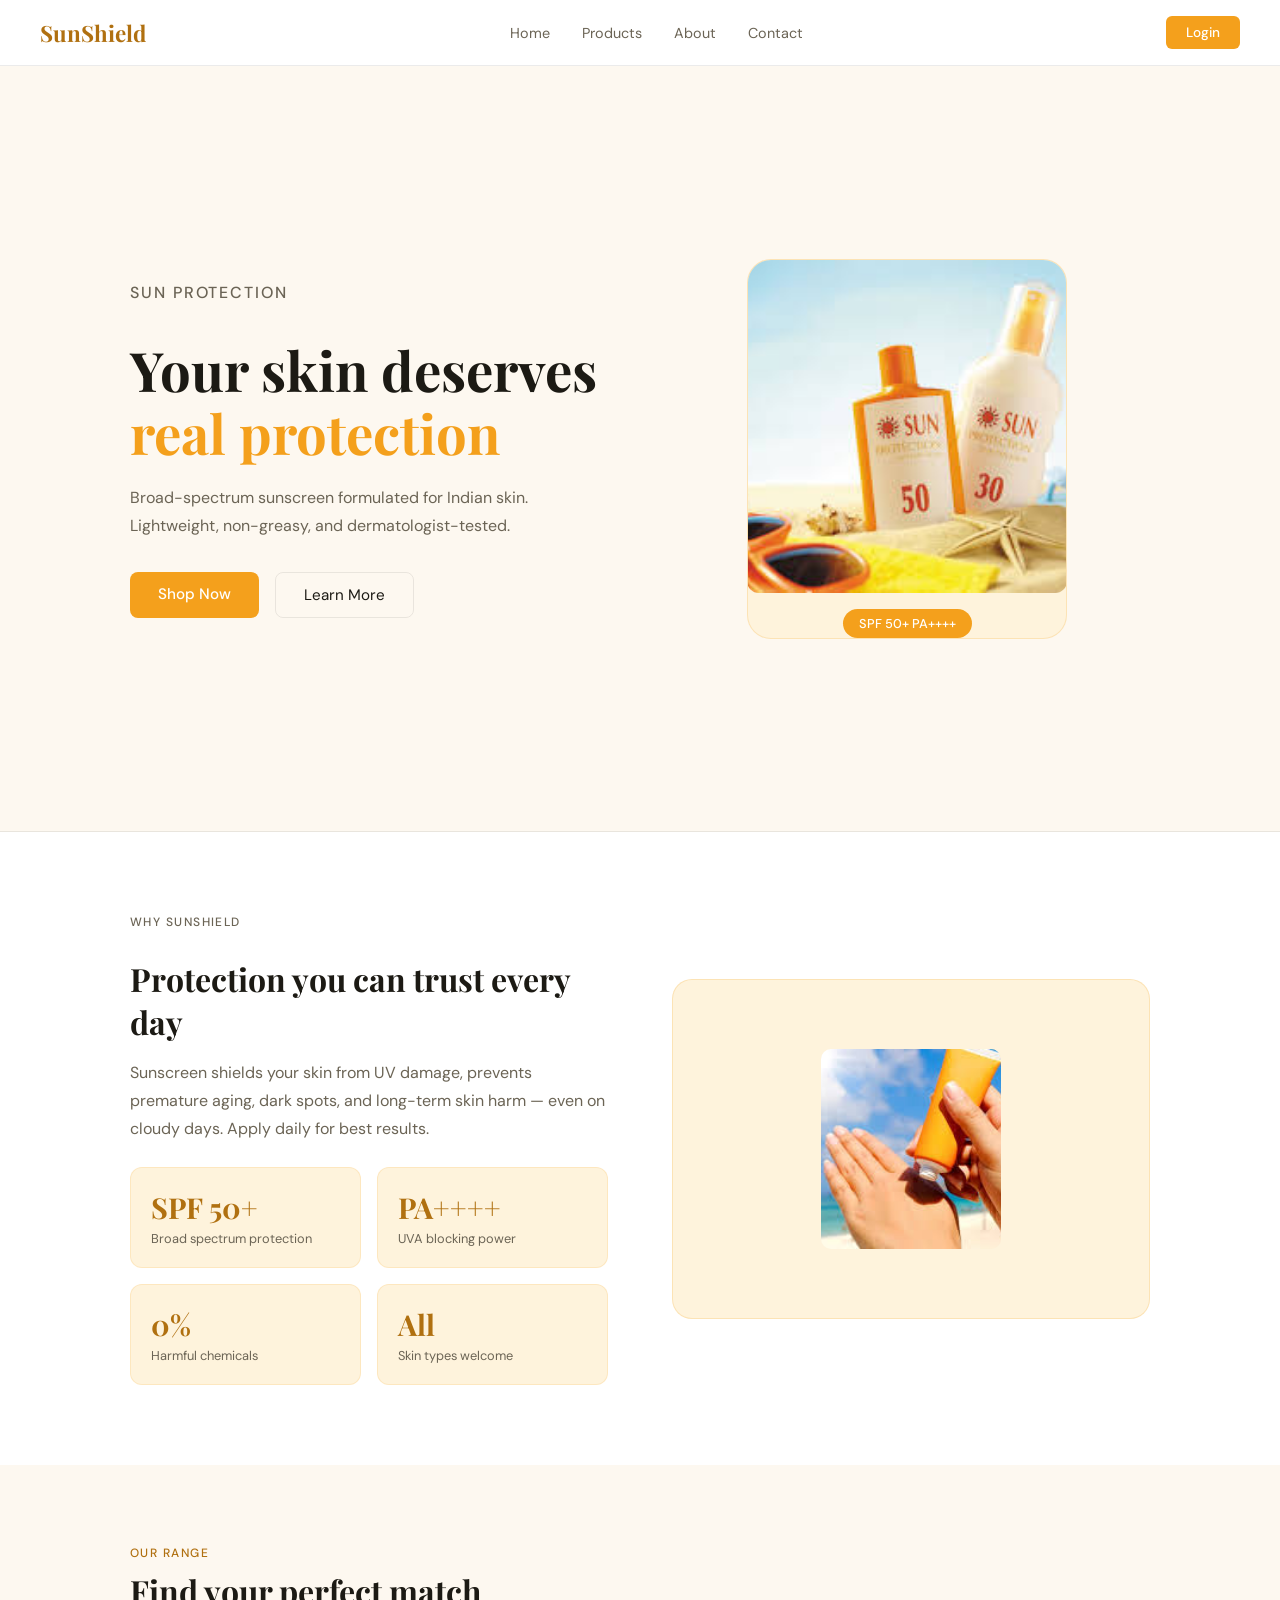
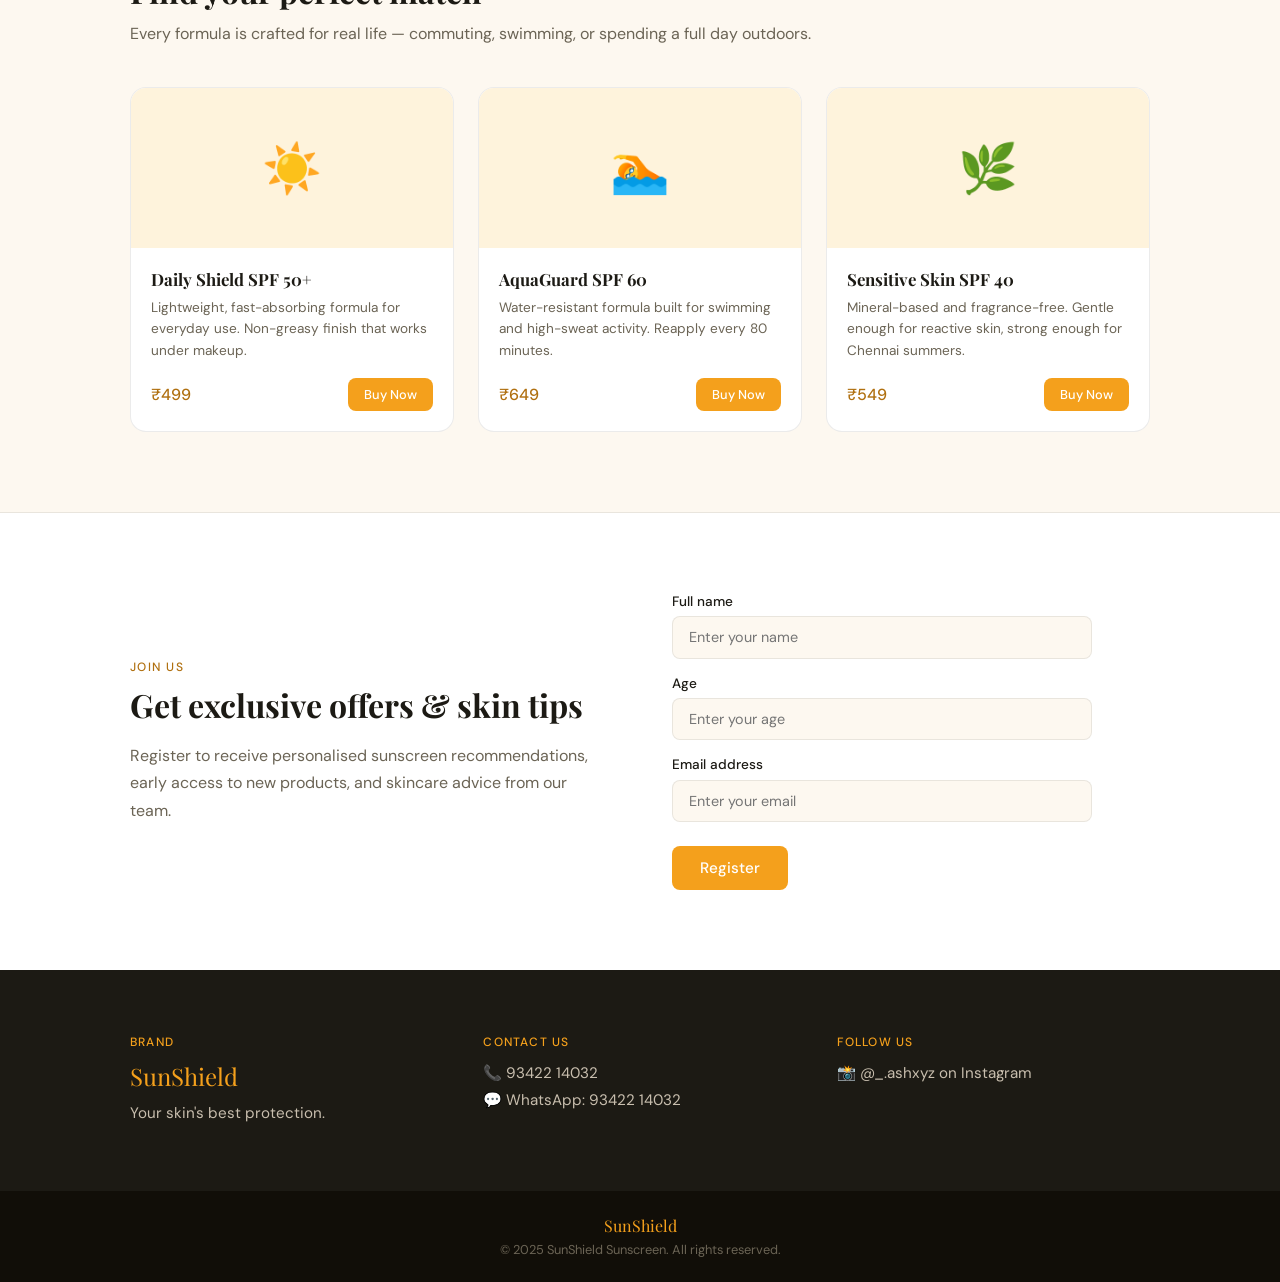
<file: index.html>
<!DOCTYPE html>
<html lang="en">
<head>
<meta charset="UTF-8">
<meta name="viewport" content="width=device-width, initial-scale=1.0">
<title>SunShield Sunscreen</title>
<link href="https://fonts.googleapis.com/css2?family=Playfair+Display:wght@400;700&family=DM+Sans:wght@300;400;500&display=swap" rel="stylesheet">
<style>
  *, *::before, *::after { box-sizing: border-box; margin: 0; padding: 0; }

  :root {
    --sun: #F4A01C;
    --sun-light: #FEF3DC;
    --sun-dark: #B07010;
    --cream: #FDF8F0;
    --text: #1C1A14;
    --text-muted: #6B6455;
    --white: #FFFFFF;
    --border: rgba(0,0,0,0.08);
  }

  body {
    font-family: 'DM Sans', sans-serif;
    background: var(--cream);
    color: var(--text);
  }

  nav {
    display: flex;
    align-items: center;
    justify-content: space-between;
    padding: 1rem 2.5rem;
    background: var(--white);
    border-bottom: 1px solid var(--border);
    position: sticky;
    top: 0;
    z-index: 100;
  }
  .nav-logo {
    font-family: 'Playfair Display', serif;
    font-size: 1.4rem;
    font-weight: 700;
    color: var(--sun-dark);
    text-decoration: none;
  }
  .nav-links { display: flex; gap: 2rem; list-style: none; }
  .nav-links a {
    text-decoration: none;
    font-size: 0.9rem;
    color: var(--text-muted);
    transition: color 0.2s;
  }
  .nav-links a:hover { color: var(--sun-dark); }
  .btn-login {
    background: var(--sun);
    color: var(--white);
    border: none;
    padding: 0.5rem 1.25rem;
    border-radius: 6px;
    font-family: 'DM Sans', sans-serif;
    font-size: 0.85rem;
    font-weight: 500;
    cursor: pointer;
    text-decoration: none;
    transition: background 0.2s;
  }
  .btn-login:hover { background: var(--sun-dark); }

  .hero {
    display: grid;
    grid-template-columns: 1fr 1fr;
    align-items: center;
    min-height: 85vh;
    padding: 4rem 2.5rem;
    gap: 3rem;
    max-width: 1100px;
    margin: 0 auto;
  }
  .hero-text h1 {
    font-family: 'Playfair Display', serif;
    font-size: clamp(2.2rem, 5vw, 3.4rem);
    font-weight: 700;
    line-height: 1.15;
    margin-bottom: 1.25rem;
  }
  .hero-text h1 span { color: var(--sun); }
  .hero-text p {
    font-size: 1rem;
    line-height: 1.75;
    color: var(--text-muted);
    max-width: 420px;
    margin-bottom: 2rem;
  }
  .hero-actions { display: flex; gap: 1rem; flex-wrap: wrap; }
  .btn-primary {
    background: var(--sun);
    color: var(--white);
    padding: 0.75rem 1.75rem;
    border-radius: 8px;
    font-weight: 500;
    font-size: 0.95rem;
    text-decoration: none;
    border: none;
    cursor: pointer;
    font-family: 'DM Sans', sans-serif;
    transition: background 0.2s;
  }
  .btn-primary:hover { background: var(--sun-dark); }
  .btn-secondary {
    background: transparent;
    color: var(--text);
    padding: 0.75rem 1.75rem;
    border-radius: 8px;
    font-size: 0.95rem;
    text-decoration: none;
    border: 1.5px solid var(--border);
    cursor: pointer;
    font-family: 'DM Sans', sans-serif;
    transition: border-color 0.2s;
  }
  .btn-secondary:hover { border-color: var(--sun); color: var(--sun-dark); }
  .hero-image { display: flex; justify-content: center; }
  .hero-img-box {
    width: 320px;
    height: 380px;
    background: var(--sun-light);
    border-radius: 24px;
    display: flex;
    flex-direction: column;
    align-items: center;
    justify-content: center;
    gap: 1rem;
    border: 1px solid rgba(244,160,28,0.2);
    overflow: hidden;
  }
  .hero-img-box img { width: 320px; height: 400px; object-fit: cover; border-radius: 12px; }
  .badge {
    background: var(--sun);
    color: var(--white);
    padding: 0.35rem 1rem;
    border-radius: 20px;
    font-size: 0.8rem;
    font-weight: 500;
  }
  .section-label {
    font-size: 0.75rem;
    font-weight: 500;
    letter-spacing: 0.12em;
    text-transform: uppercase;
    color: var(--sun-dark);
    margin-bottom: 0.5rem;
  }

  .about-section { background: var(--white); }
  .about-inner { max-width: 1100px; margin: 0 auto; padding: 5rem 2.5rem; }
  .two-col { display: grid; grid-template-columns: 1fr 1fr; gap: 4rem; align-items: center; }
  .about-inner h2 {
    font-family: 'Playfair Display', serif;
    font-size: 2rem;
    font-weight: 700;
    margin-bottom: 1rem;
  }
  .about-inner p { color: var(--text-muted); line-height: 1.75; margin-bottom: 1.5rem; }
  .stats-grid { display: grid; grid-template-columns: 1fr 1fr; gap: 1rem; }
  .stat {
    background: var(--sun-light);
    border-radius: 12px;
    padding: 1.25rem;
    border: 1px solid rgba(244,160,28,0.15);
  }
  .stat-num { font-family: 'Playfair Display', serif; font-size: 1.8rem; font-weight: 700; color: var(--sun-dark); }
  .stat-lbl { font-size: 0.8rem; color: var(--text-muted); margin-top: 0.25rem; }
  .img-box {
    width: 100%;
    height: 340px;
    background: var(--sun-light);
    border-radius: 20px;
    display: flex;
    align-items: center;
    justify-content: center;
    border: 1px solid rgba(244,160,28,0.2);
    overflow: hidden;
  }
  .img-box img { width: 180px; height: 200px; object-fit: cover; border-radius: 10px; }

  .products-section { max-width: 1100px; margin: 0 auto; padding: 5rem 2.5rem; }
  .products-section h2 { font-family: 'Playfair Display', serif; font-size: 2rem; font-weight: 700; margin-bottom: 0.5rem; }
  .products-section .sub { color: var(--text-muted); margin-bottom: 2.5rem; line-height: 1.7; }
  .products-grid { display: grid; grid-template-columns: repeat(auto-fit, minmax(240px, 1fr)); gap: 1.5rem; }
  .product-card {
    background: var(--white);
    border-radius: 16px;
    overflow: hidden;
    border: 1px solid var(--border);
    transition: transform 0.2s;
  }
  .product-card:hover { transform: translateY(-4px); }
  .product-img {
    height: 160px;
    background: var(--sun-light);
    display: flex;
    align-items: center;
    justify-content: center;
    font-size: 3rem;
  }
  .product-info { padding: 1.25rem; }
  .product-info h3 { font-family: 'Playfair Display', serif; font-size: 1.05rem; font-weight: 700; margin-bottom: 0.4rem; }
  .product-info p { font-size: 0.85rem; color: var(--text-muted); line-height: 1.6; margin-bottom: 1rem; }
  .product-footer { display: flex; align-items: center; justify-content: space-between; }
  .price { font-weight: 500; color: var(--sun-dark); }

  .register-section { background: var(--white); }
  .register-inner { max-width: 1100px; margin: 0 auto; padding: 5rem 2.5rem; }
  .register-inner h2 { font-family: 'Playfair Display', serif; font-size: 2rem; font-weight: 700; margin-bottom: 1rem; }
  .register-inner .sub { color: var(--text-muted); line-height: 1.7; }
  .reg-form { display: flex; flex-direction: column; gap: 1rem; max-width: 420px; }
  .form-group { display: flex; flex-direction: column; gap: 0.4rem; }
  .form-group label { font-size: 0.85rem; font-weight: 500; }
  .form-group input {
    padding: 0.7rem 1rem;
    border: 1px solid var(--border);
    border-radius: 8px;
    font-family: 'DM Sans', sans-serif;
    font-size: 0.9rem;
    background: var(--cream);
    outline: none;
    transition: border-color 0.2s;
  }
  .form-group input:focus { border-color: var(--sun); }

  .contact-section { background: var(--text); }
  .contact-inner {
    max-width: 1100px;
    margin: 0 auto;
    padding: 4rem 2.5rem;
    display: grid;
    grid-template-columns: 1fr 1fr 1fr;
    gap: 2.5rem;
  }
  .contact-block h4 {
    font-size: 0.75rem;
    letter-spacing: 0.1em;
    text-transform: uppercase;
    color: var(--sun);
    margin-bottom: 0.6rem;
    font-weight: 500;
  }
  .contact-block p { font-size: 0.95rem; color: #C8BEAE; line-height: 1.8; }
  .contact-block a { color: #C8BEAE; text-decoration: none; }
  .contact-block a:hover { color: var(--sun); }
  .contact-logo { font-family: 'Playfair Display', serif; font-size: 1.5rem; color: var(--sun); margin-bottom: 0.5rem; }

  footer { background: #110E08; color: #6B6455; text-align: center; padding: 1.5rem 2.5rem; font-size: 0.8rem; }
  .footer-logo { font-family: 'Playfair Display', serif; font-size: 1rem; color: var(--sun); margin-bottom: 0.3rem; }

  hr { border: none; border-top: 1px solid var(--border); }

  @media (max-width: 700px) {
    nav { padding: 1rem 1.25rem; }
    .nav-links { display: none; }
    .hero { grid-template-columns: 1fr; padding: 2.5rem 1.25rem; min-height: auto; }
    .hero-img-box { width: 100%; }
    .two-col { grid-template-columns: 1fr; gap: 2rem; }
    .about-inner, .register-inner, .products-section { padding: 3rem 1.25rem; }
    .contact-inner { grid-template-columns: 1fr; padding: 3rem 1.25rem; }
  }
</style>
</head>
<body>

<nav>
  <a class="nav-logo" href="#">SunShield</a>
  <ul class="nav-links">
    <li><a href="#">Home</a></li>
    <li><a href="#products">Products</a></li>
    <li><a href="#about">About</a></li>
    <li><a href="#contact">Contact</a></li>
  </ul>
  <a class="btn-login" href="login.html">Login</a>
</nav>

<div class="hero">
  <div class="hero-text">
    <p class="section-label">Sun Protection</p>
    <h1>Your skin deserves <span>real protection</span></h1>
    <p>Broad-spectrum sunscreen formulated for Indian skin. Lightweight, non-greasy, and dermatologist-tested.</p>
    <div class="hero-actions">
      <a class="btn-primary" href="product.html">Shop Now</a>
      <a class="btn-secondary" href="#about">Learn More</a>
    </div>
  </div>
  <div class="hero-image">
    <div class="hero-img-box">
      <img src="sunscreen.jpg" alt="Sunscreen bottle with tropical background">
      <div class="badge">SPF 50+ PA++++</div>
    </div>
  </div>
</div>

<hr>

<div class="about-section" id="about">
  <div class="about-inner">
    <div class="two-col">
      <div>
        <p class="section-label">Why SunShield</p>
        <h2>Protection you can trust every day</h2>
        <p>Sunscreen shields your skin from UV damage, prevents premature aging, dark spots, and long-term skin harm — even on cloudy days. Apply daily for best results.</p>
        <div class="stats-grid">
          <div class="stat"><div class="stat-num">SPF 50+</div><div class="stat-lbl">Broad spectrum protection</div></div>
          <div class="stat"><div class="stat-num">PA++++</div><div class="stat-lbl">UVA blocking power</div></div>
          <div class="stat"><div class="stat-num">0%</div><div class="stat-lbl">Harmful chemicals</div></div>
          <div class="stat"><div class="stat-num">All</div><div class="stat-lbl">Skin types welcome</div></div>
        </div>
      </div>
      <div class="img-box">
        <img src="sunscreen2.jpg" alt="Person applying sunscreen on face">
      </div>
    </div>
  </div>
</div>

<div class="products-section" id="products">
  <p class="section-label">Our Range</p>
  <h2>Find your perfect match</h2>
  <p class="sub">Every formula is crafted for real life — commuting, swimming, or spending a full day outdoors.</p>
  <div class="products-grid">
    <div class="product-card">
      <div class="product-img">☀️</div>
      <div class="product-info">
        <h3>Daily Shield SPF 50+</h3>
        <p>Lightweight, fast-absorbing formula for everyday use. Non-greasy finish that works under makeup.</p>
        <div class="product-footer">
          <span class="price">₹499</span>
          <a class="btn-primary" href="https://www.myntra.com/" style="font-size:0.8rem; padding:0.5rem 1rem;">Buy Now</a>
        </div>
      </div>
    </div>
    <div class="product-card">
      <div class="product-img">🏊</div>
      <div class="product-info">
        <h3>AquaGuard SPF 60</h3>
        <p>Water-resistant formula built for swimming and high-sweat activity. Reapply every 80 minutes.</p>
        <div class="product-footer">
          <span class="price">₹649</span>
          <a class="btn-primary" href="https://www.myntra.com/" style="font-size:0.8rem; padding:0.5rem 1rem;">Buy Now</a>
        </div>
      </div>
    </div>
    <div class="product-card">
      <div class="product-img">🌿</div>
      <div class="product-info">
        <h3>Sensitive Skin SPF 40</h3>
        <p>Mineral-based and fragrance-free. Gentle enough for reactive skin, strong enough for Chennai summers.</p>
        <div class="product-footer">
          <span class="price">₹549</span>
          <a class="btn-primary" href="https://www.myntra.com/" style="font-size:0.8rem; padding:0.5rem 1rem;">Buy Now</a>
        </div>
      </div>
    </div>
  </div>
</div>

<hr>

<div class="register-section" id="register">
  <div class="register-inner">
    <div class="two-col">
      <div>
        <p class="section-label">Join Us</p>
        <h2>Get exclusive offers & skin tips</h2>
        <p class="sub">Register to receive personalised sunscreen recommendations, early access to new products, and skincare advice from our team.</p>
      </div>
      <div class="reg-form">
        <div class="form-group">
          <label for="name">Full name</label>
          <input type="text" id="name" placeholder="Enter your name">
        </div>
        <div class="form-group">
          <label for="age">Age</label>
          <input type="number" id="age" placeholder="Enter your age" min="1" max="120">
        </div>
        <div class="form-group">
          <label for="email">Email address</label>
          <input type="email" id="email" placeholder="Enter your email">
        </div>
        <button class="btn-primary" style="align-self: flex-start; margin-top: 0.5rem;">Register</button>
      </div>
    </div>
  </div>
</div>

<div class="contact-section" id="contact">
  <div class="contact-inner">
    <div class="contact-block">
      <h4>Brand</h4>
      <div class="contact-logo">SunShield</div>
      <p>Your skin's best protection.</p>
    </div>
    <div class="contact-block">
      <h4>Contact us</h4>
      <p>📞 <a href="tel:9342214032">93422 14032</a></p>
      <p>💬 <a href="https://wa.me/919342214032">WhatsApp: 93422 14032</a></p>
    </div>
    <div class="contact-block">
      <h4>Follow us</h4>
      <p>📸 <a href="https://instagram.com/_.ashxyz" target="_blank">@_.ashxyz on Instagram</a></p>
    </div>
  </div>
</div>

<footer>
  <div class="footer-logo">SunShield</div>
  <p>© 2025 SunShield Sunscreen. All rights reserved.</p>
</footer>

</body>
</html>
</file>
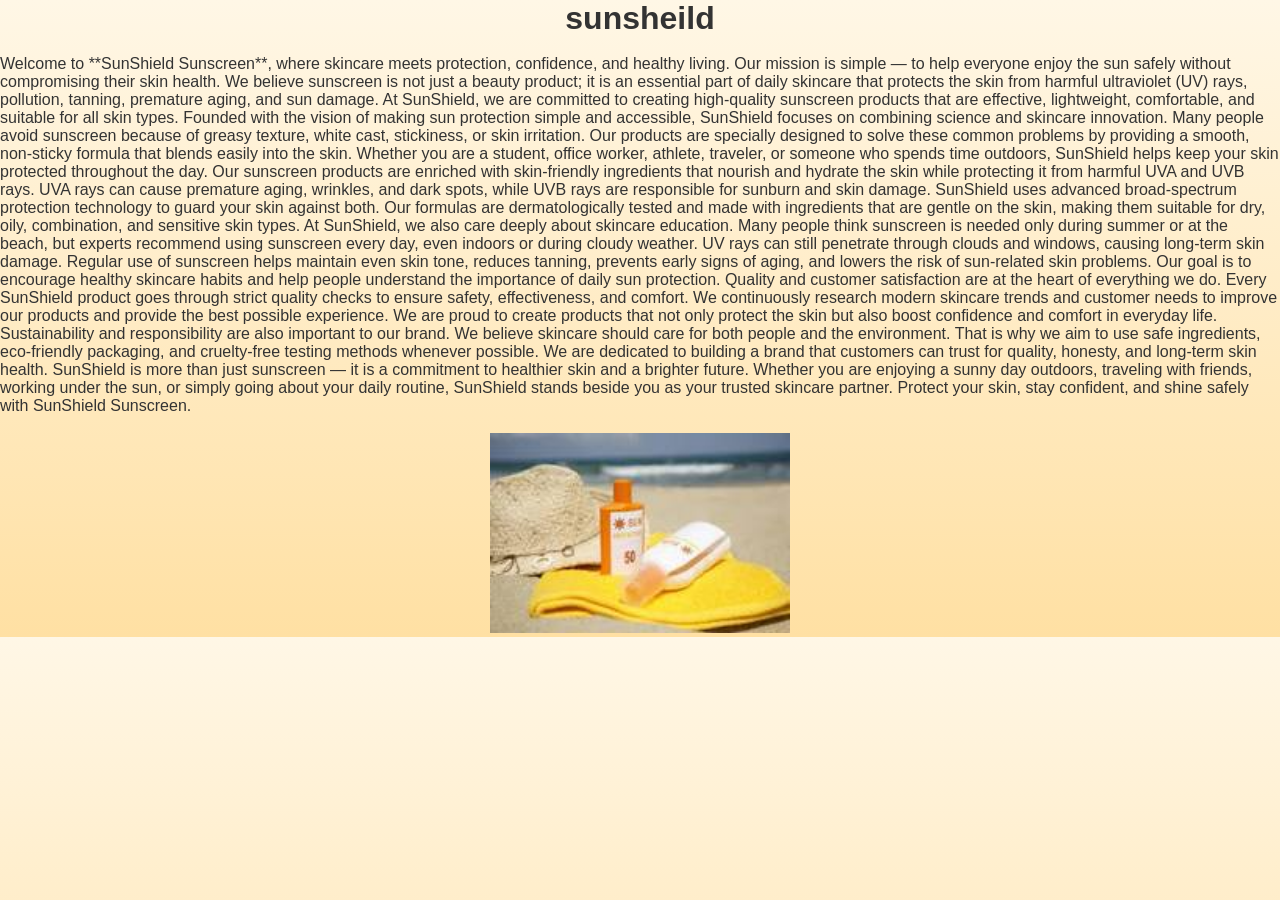
<file: about.html>
<!DOCTYPE html>
<html>
    <link rel="stylesheet" href="style.css">
    <body>
<center>
    <h1 class="sunsheild">sunsheild</h1><br>
</center>
<p>

Welcome to **SunShield Sunscreen**, where skincare meets protection, confidence, and healthy living. Our mission is simple — to help everyone enjoy the sun safely without compromising their skin health. We believe sunscreen is not just a beauty product; it is an essential part of daily skincare that protects the skin from harmful ultraviolet (UV) rays, pollution, tanning, premature aging, and sun damage. At SunShield, we are committed to creating high-quality sunscreen products that are effective, lightweight, comfortable, and suitable for all skin types.

Founded with the vision of making sun protection simple and accessible, SunShield focuses on combining science and skincare innovation. Many people avoid sunscreen because of greasy texture, white cast, stickiness, or skin irritation. Our products are specially designed to solve these common problems by providing a smooth, non-sticky formula that blends easily into the skin. Whether you are a student, office worker, athlete, traveler, or someone who spends time outdoors, SunShield helps keep your skin protected throughout the day.

Our sunscreen products are enriched with skin-friendly ingredients that nourish and hydrate the skin while protecting it from harmful UVA and UVB rays. UVA rays can cause premature aging, wrinkles, and dark spots, while UVB rays are responsible for sunburn and skin damage. SunShield uses advanced broad-spectrum protection technology to guard your skin against both. Our formulas are dermatologically tested and made with ingredients that are gentle on the skin, making them suitable for dry, oily, combination, and sensitive skin types.

At SunShield, we also care deeply about skincare education. Many people think sunscreen is needed only during summer or at the beach, but experts recommend using sunscreen every day, even indoors or during cloudy weather. UV rays can still penetrate through clouds and windows, causing long-term skin damage. Regular use of sunscreen helps maintain even skin tone, reduces tanning, prevents early signs of aging, and lowers the risk of sun-related skin problems. Our goal is to encourage healthy skincare habits and help people understand the importance of daily sun protection.

Quality and customer satisfaction are at the heart of everything we do. Every SunShield product goes through strict quality checks to ensure safety, effectiveness, and comfort. We continuously research modern skincare trends and customer needs to improve our products and provide the best possible experience. We are proud to create products that not only protect the skin but also boost confidence and comfort in everyday life.

Sustainability and responsibility are also important to our brand. We believe skincare should care for both people and the environment. That is why we aim to use safe ingredients, eco-friendly packaging, and cruelty-free testing methods whenever possible. We are dedicated to building a brand that customers can trust for quality, honesty, and long-term skin health.

SunShield is more than just sunscreen — it is a commitment to healthier skin and a brighter future. Whether you are enjoying a sunny day outdoors, traveling with friends, working under the sun, or simply going about your daily routine, SunShield stands beside you as your trusted skincare partner. Protect your skin, stay confident, and shine safely with SunShield Sunscreen.
</p><br>
<center>
<img src="sunscreen3.jpg" alt="suncreen" width="300px"><br>
</center>
    </body>
</html>
</file>
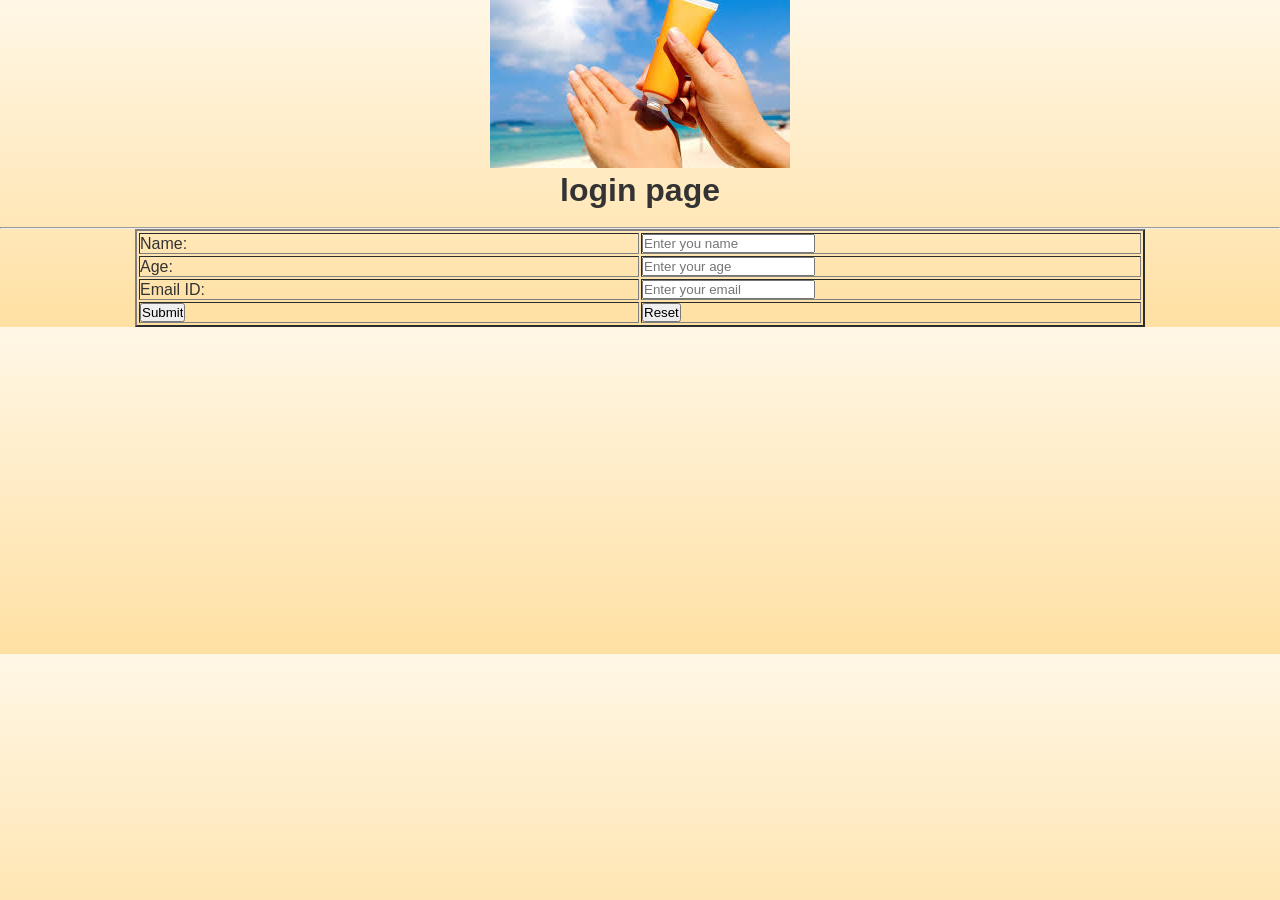
<file: login.html>
<!DOCTYPE html>
<html>
    <link rel="stylesheet" href="style.css">
    <body>
        <style>
            tr{width: 500px; line-height: 0cm;}
            td{width: 500px; line-height: 0cm;}
        </style>

        <center>
             <img src="sunscreen2.jpg" alt="sunscreen image" width="300">
            <h1>login page</h1><br>
        <hr>
        <form>
        <table border="2">
            <tr>
                <td>Name:</td>  <td><input type="text" placeholder="Enter you name"></td>
            </tr>
            <tr>
                <td>Age:</td>  <td><input type="number" placeholder="Enter your age"></td>
            </tr>
            <tr>
                <td>Email ID:</td>  <td><input type="text" placeholder="Enter your email"></td>
            </tr>
            <tr>
                <td><input type="submit"></td>  <td><input type="reset"></td>
            </tr>
        </table>
        </form>
     </center>
    </body>
</html>
</file>
<file: style.css>
body{
    margin: 0;
    font-family: Arial;
}

.container{
    width: 100%;
    padding: 20px;
}

img{
    max-width: 100%;
    height: auto;
}

.products{
    display: flex;
    flex-wrap: wrap;
    gap: 20px;
}

.product-card{
    flex: 1 1 300px;
    border: 1px solid black;
    padding: 20px;
}

@media screen and (max-width:768px){

    .products{
        flex-direction: column;
    }

    h1{
        font-size: 24px;
    }

}
.login-btn{
    padding:10px 25px;
    border:none;
    border-radius:30px;
    background:white;
    color:orange;
    font-size:16px;
    font-weight:bold;
    cursor:pointer;
    transition:0.3s;
}

.login-btn:hover{
    background:black;
    color:white;
    transform:scale(1.1);
}
.about{background-color: #ff8800;}


body{
    background-color: yellow;
}
*{
    margin:0;
    padding:0;
    box-sizing:border-box;
    font-family: 'Poppins', sans-serif;
}

body{
    background: linear-gradient(to bottom, #fff7e6, #ffe0a3);
    color:#333;
}

/* HEADER */
header{
    height:100vh;
    background: linear-gradient(rgba(255,140,0,0.5), rgba(255,200,0,0.4)),
    url("https://images.unsplash.com/photo-1507525428034-b723cf961d3e");
    background-size:cover;
    background-position:center;
    display:flex;
    flex-direction:column;
    justify-content:center;
    align-items:center;
    text-align:center;
    color:white;
}

header h1{
    font-size:70px;
    letter-spacing:3px;
    text-shadow:3px 3px 10px rgba(0,0,0,0.4);
}

header p{
    font-size:22px;
    margin-top:15px;
}

header button{
    margin-top:30px;
    padding:15px 35px;
    border:none;
    border-radius:50px;
    background:white;
    color:#ff8800;
    font-size:18px;
    cursor:pointer;
    transition:0.4s;
    font-weight:bold;
}

header button:hover{
    background:#ff8800;
    color:white;
    transform:scale(1.1);
}

/* NAVBAR */
nav{
    width:100%;
    padding:20px;
    background:#ffae00;
    display:flex;
    justify-content:center;
    gap:40px;
    position:sticky;
    top:0;
}

nav a{
    text-decoration:none;
    color:white;
    font-size:18px;
    font-weight:bold;
    transition:0.3s;
}

nav a:hover{
    color:#333;
}

/* PRODUCTS */
.products{
    padding:80px 20px;
    text-align:center;
}

.products h2{
    font-size:45px;
    color:#ff8800;
    margin-bottom:50px;
}

.card-container{
    display:flex;
    justify-content:center;
    flex-wrap:wrap;
    gap:30px;
}

.card{
    background:white;
    width:300px;
    border-radius:20px;
    overflow:hidden;
    box-shadow:0 10px 20px rgba(0,0,0,0.15);
    transition:0.4s;
}

.card:hover{
    transform:translateY(-15px);
}

.card img{
    width:100%;
    height:250px;
    object-fit:cover;
}

.card h3{
    margin:20px 0 10px;
    color:#ff8800;
    font-size:28px;
}

.card p{
    padding:0 20px 20px;
    font-size:16px;
}

.card button{
    margin-bottom:25px;
    padding:12px 25px;
    border:none;
    border-radius:30px;
    background:#ffae00;
    color:white;
    cursor:pointer;
    transition:0.3s;
}

.card button:hover{
    background:#ff8800;
}

/* ABOUT SECTION */
.about{
    padding:80px 40px;
    background:white;
    text-align:center;
}

.about h2{
    font-size:45px;
    color:#ff8800;
    margin-bottom:20px;
}

.about p{
    max-width:800px;
    margin:auto;
    line-height:1.8;
    font-size:18px;
}

/* FOOTER */
footer{
    background:#ff8800;
    color:white;
    text-align:center;
    padding:25px;
    margin-top:40px;
}

/* HOME SECTION */

.home{
    text-align:center;
    padding:50px;
}

.home h1{
    font-size:45px;
}

.home p{
    font-size:20px;
}

.home img{
    border-radius:15px;
    margin-top:20px;
}

/* PRODUCTS */

.products{
    text-align:center;
    padding:40px;
}

.product-container{
    display:flex;
    justify-content:center;
    gap:30px;
    flex-wrap:wrap;
}

.product-card{
    background-color:white;
    width:280px;
    padding:20px;
    border-radius:15px;
    box-shadow:0px 4px 10px rgba(0,0,0,0.2);
}

.product-card img{
    border-radius:10px;
}

.product-card h2{
    font-size:24px;
}

.product-card p{
    font-size:16px;
}

button{
    background-color:#F4C542;
    border:none;
    padding:12px 20px;
    border-radius:10px;
    cursor:pointer;
    font-size:16px;
    font-weight:bold;
}

button:hover{
    background-color:orange;
}

/* ABOUT */

.about{
    text-align:center;
    padding:50px;
}

.about h1{
    font-size:40px;
}

.about p{
    font-size:18px;
}
</file>
